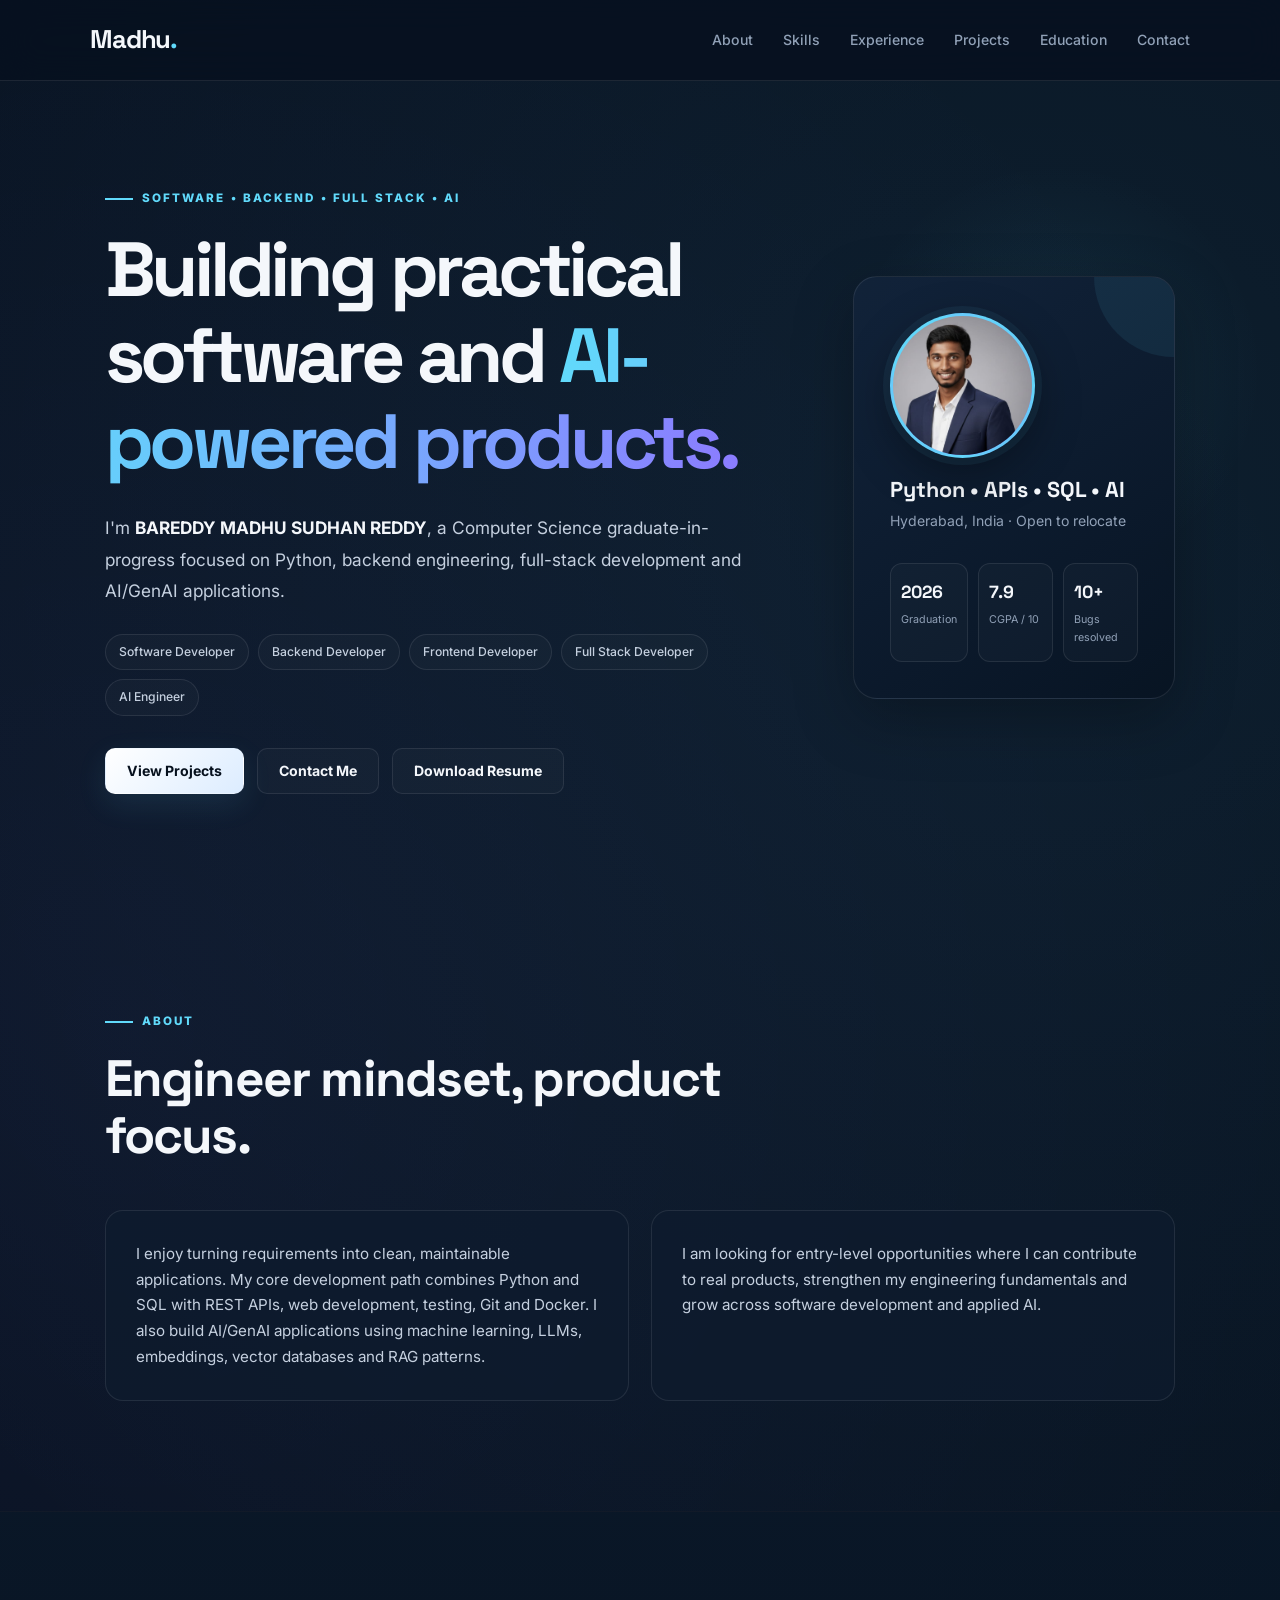
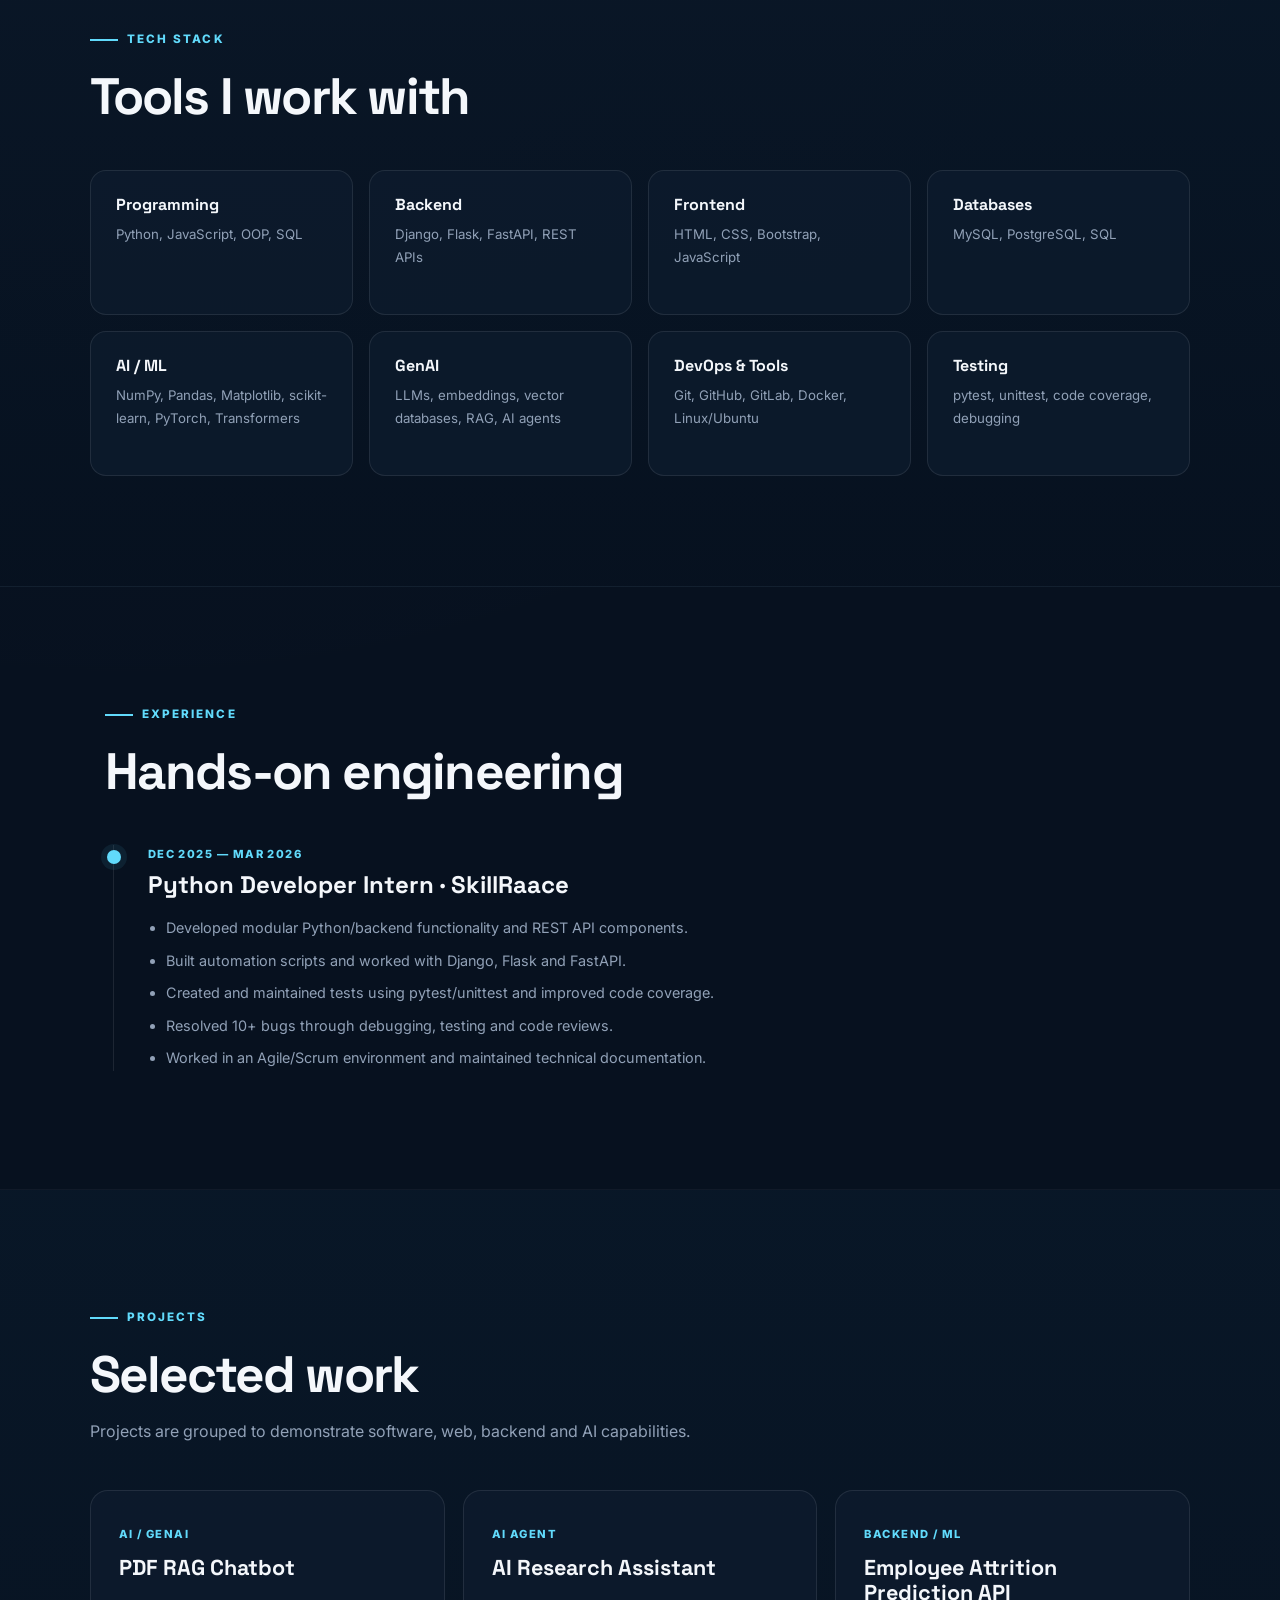
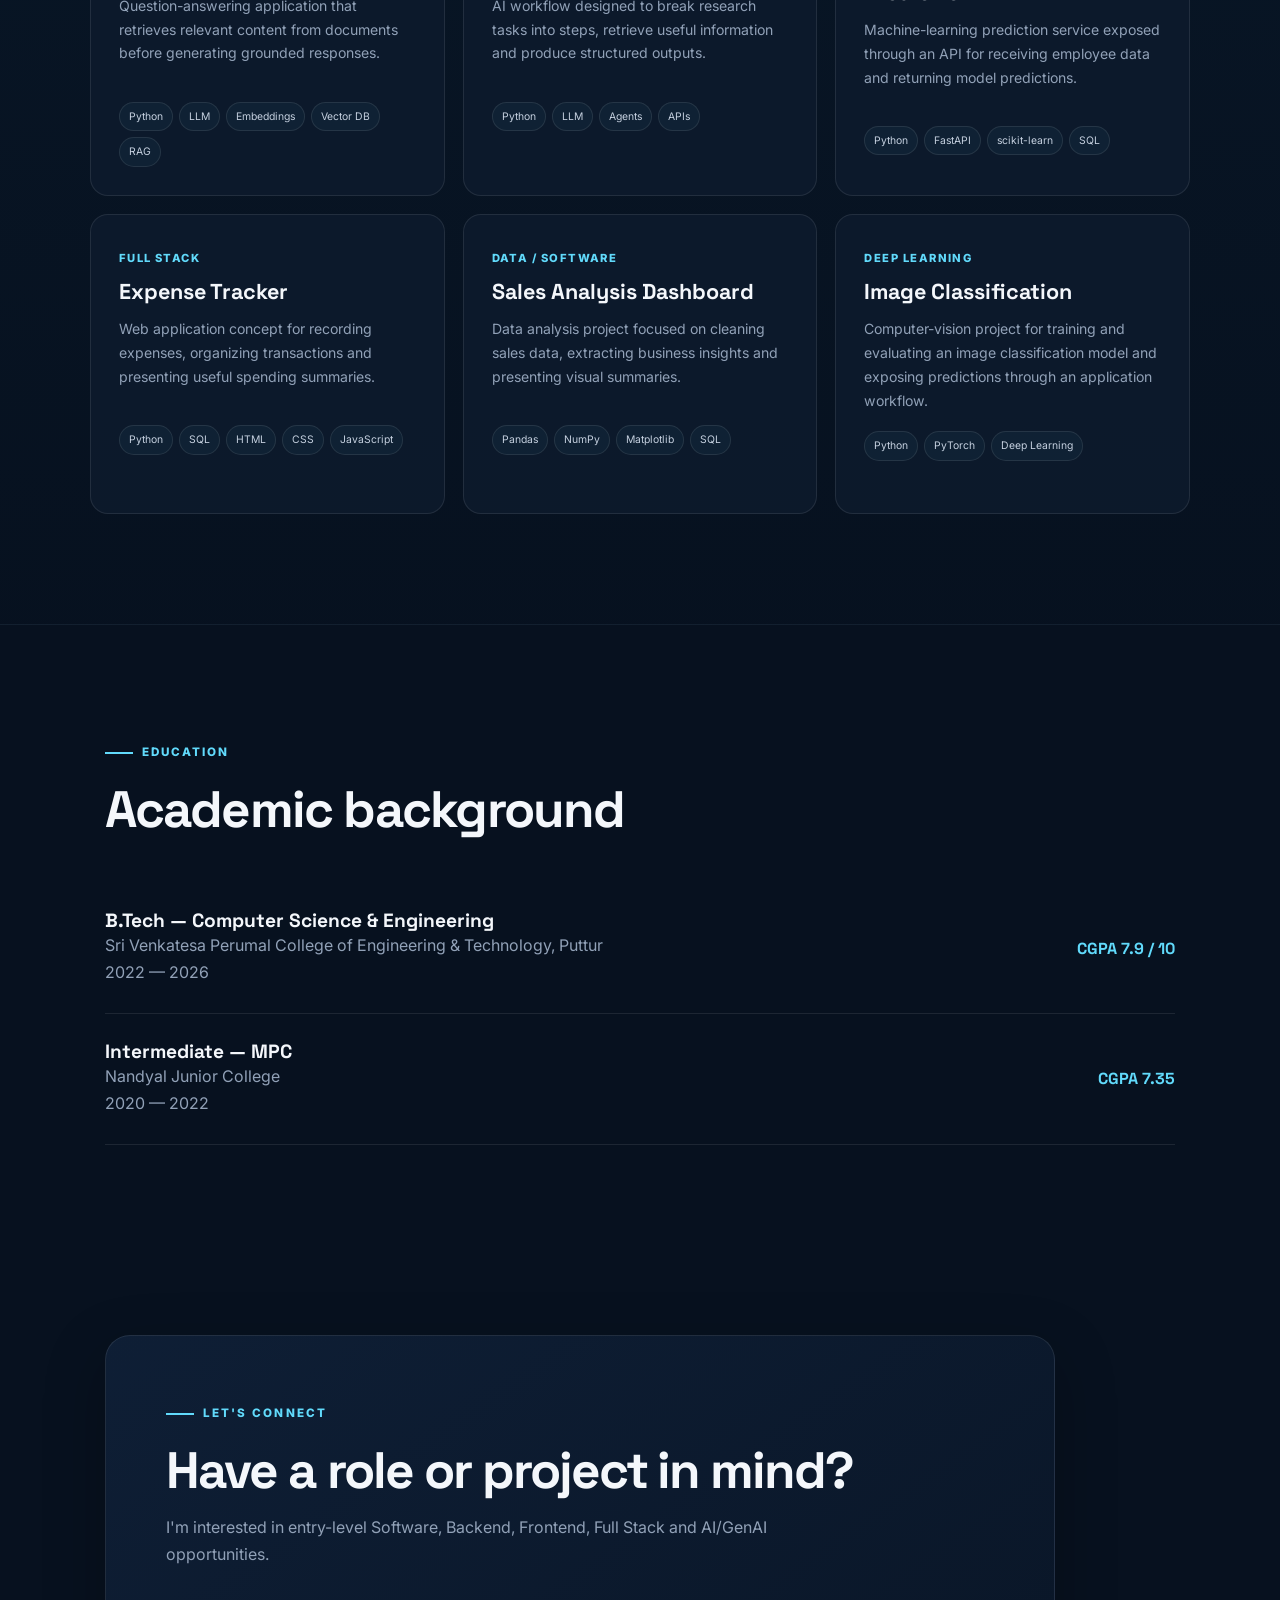
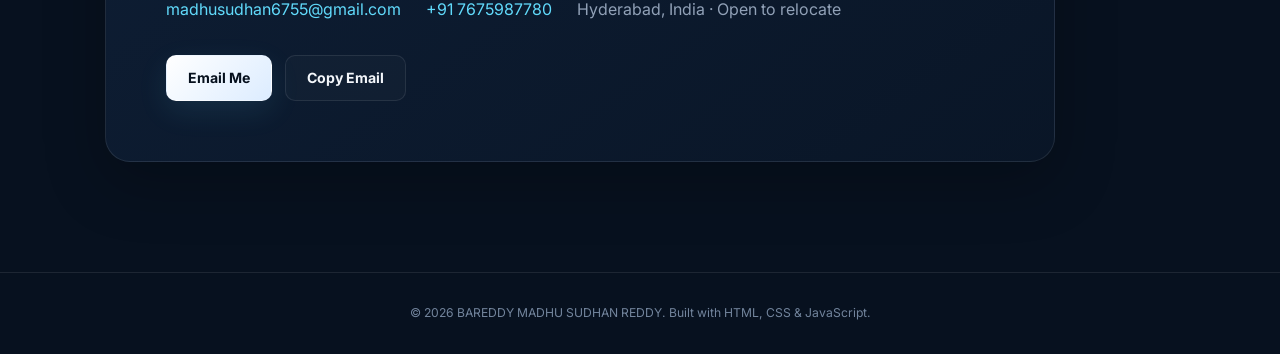
<file: index.html>
<!DOCTYPE html>
<html lang="en">
<head>
  <meta charset="UTF-8">
  <meta name="viewport" content="width=device-width, initial-scale=1.0">
  <meta name="description" content="Portfolio of BAREDDY MADHU SUDHAN REDDY — Software Developer, Backend Developer, Frontend Developer, Full Stack Developer and AI Engineer.">
  <title>Madhu Sudhan Reddy | Software & AI Engineer</title>
  <link rel="preconnect" href="https://fonts.googleapis.com">
  <link rel="preconnect" href="https://fonts.gstatic.com" crossorigin>
  <link href="https://fonts.googleapis.com/css2?family=Inter:wght@400;500;600;700;800&family=Space+Grotesk:wght@500;600;700&display=swap" rel="stylesheet">
  <link rel="stylesheet" href="styles.css">
</head>
<body>
  <header class="nav">
    <a class="brand" href="#home">Madhu<span>.</span></a>
    <button class="menu" aria-label="Open menu">☰</button>
    <nav id="navLinks">
      <a href="#about">About</a>
      <a href="#skills">Skills</a>
      <a href="#experience">Experience</a>
      <a href="#projects">Projects</a>
      <a href="#education">Education</a>
      <a href="#contact">Contact</a>
    </nav>
  </header>

  <main>
    <section id="home" class="hero">
      <div class="hero-copy">
        <p class="eyebrow">SOFTWARE • BACKEND • FULL STACK • AI</p>
        <h1>Building practical software and <span>AI-powered products.</span></h1>
        <p class="lead">
          I'm <strong>BAREDDY MADHU SUDHAN REDDY</strong>, a Computer Science graduate-in-progress focused on
          Python, backend engineering, full-stack development and AI/GenAI applications.
        </p>
        <div class="role-pills">
          <span>Software Developer</span>
          <span>Backend Developer</span>
          <span>Frontend Developer</span>
          <span>Full Stack Developer</span>
          <span>AI Engineer</span>
        </div>
        <div class="actions">
          <a class="btn primary" href="#projects">View Projects</a>
          <a class="btn secondary" href="#contact">Contact Me</a>
          <a class="btn secondary" href="./documents/resume.pdf" download>Download Resume</a>
        </div>
      </div>
      <div class="hero-card">
        <div class="avatar">
          <img src="./images/madhu.jpg" alt="Madhu Sudhan Reddy">
        </div>
        <h3>Python • APIs • SQL • AI</h3>
        <p>Hyderabad, India · Open to relocate</p>
        <div class="quick-stats">
          <div><b>2026</b><span>Graduation</span></div>
          <div><b>7.9</b><span>CGPA / 10</span></div>
          <div><b>10+</b><span>Bugs resolved</span></div>
        </div>
      </div>
    </section>

    <section id="about" class="section">
      <div class="section-head">
        <p class="eyebrow">ABOUT</p>
        <h2>Engineer mindset, product focus.</h2>
      </div>
      <div class="about-grid">
        <p>
          I enjoy turning requirements into clean, maintainable applications. My core development path combines
          Python and SQL with REST APIs, web development, testing, Git and Docker. I also build AI/GenAI
          applications using machine learning, LLMs, embeddings, vector databases and RAG patterns.
        </p>
        <p>
          I am looking for entry-level opportunities where I can contribute to real products, strengthen my
          engineering fundamentals and grow across software development and applied AI.
        </p>
      </div>
    </section>

    <section id="skills" class="section alt">
      <div class="section-head">
        <p class="eyebrow">TECH STACK</p>
        <h2>Tools I work with</h2>
      </div>
      <div class="skills-grid">
        <article><h3>Programming</h3><p>Python, JavaScript, OOP, SQL</p></article>
        <article><h3>Backend</h3><p>Django, Flask, FastAPI, REST APIs</p></article>
        <article><h3>Frontend</h3><p>HTML, CSS, Bootstrap, JavaScript</p></article>
        <article><h3>Databases</h3><p>MySQL, PostgreSQL, SQL</p></article>
        <article><h3>AI / ML</h3><p>NumPy, Pandas, Matplotlib, scikit-learn, PyTorch, Transformers</p></article>
        <article><h3>GenAI</h3><p>LLMs, embeddings, vector databases, RAG, AI agents</p></article>
        <article><h3>DevOps & Tools</h3><p>Git, GitHub, GitLab, Docker, Linux/Ubuntu</p></article>
        <article><h3>Testing</h3><p>pytest, unittest, code coverage, debugging</p></article>
      </div>
    </section>

    <section id="experience" class="section">
      <div class="section-head">
        <p class="eyebrow">EXPERIENCE</p>
        <h2>Hands-on engineering</h2>
      </div>
      <div class="timeline">
        <article class="timeline-item">
          <div class="dot"></div>
          <div>
            <p class="date">DEC 2025 — MAR 2026</p>
            <h3>Python Developer Intern · SkillRaace</h3>
            <ul>
              <li>Developed modular Python/backend functionality and REST API components.</li>
              <li>Built automation scripts and worked with Django, Flask and FastAPI.</li>
              <li>Created and maintained tests using pytest/unittest and improved code coverage.</li>
              <li>Resolved 10+ bugs through debugging, testing and code reviews.</li>
              <li>Worked in an Agile/Scrum environment and maintained technical documentation.</li>
            </ul>
          </div>
        </article>
      </div>
    </section>

    <section id="projects" class="section alt">
      <div class="section-head">
        <p class="eyebrow">PROJECTS</p>
        <h2>Selected work</h2>
        <p>Projects are grouped to demonstrate software, web, backend and AI capabilities.</p>
      </div>
      <div class="project-grid">
        <article class="project">
          <span class="project-type">AI / GENAI</span>
          <h3>PDF RAG Chatbot</h3>
          <p>Question-answering application that retrieves relevant content from documents before generating grounded responses.</p>
          <div class="tags"><span>Python</span><span>LLM</span><span>Embeddings</span><span>Vector DB</span><span>RAG</span></div>
        </article>
        <article class="project">
          <span class="project-type">AI AGENT</span>
          <h3>AI Research Assistant</h3>
          <p>AI workflow designed to break research tasks into steps, retrieve useful information and produce structured outputs.</p>
          <div class="tags"><span>Python</span><span>LLM</span><span>Agents</span><span>APIs</span></div>
        </article>
        <article class="project">
          <span class="project-type">BACKEND / ML</span>
          <h3>Employee Attrition Prediction API</h3>
          <p>Machine-learning prediction service exposed through an API for receiving employee data and returning model predictions.</p>
          <div class="tags"><span>Python</span><span>FastAPI</span><span>scikit-learn</span><span>SQL</span></div>
        </article>
        <article class="project">
          <span class="project-type">FULL STACK</span>
          <h3>Expense Tracker</h3>
          <p>Web application concept for recording expenses, organizing transactions and presenting useful spending summaries.</p>
          <div class="tags"><span>Python</span><span>SQL</span><span>HTML</span><span>CSS</span><span>JavaScript</span></div>
        </article>
        <article class="project">
          <span class="project-type">DATA / SOFTWARE</span>
          <h3>Sales Analysis Dashboard</h3>
          <p>Data analysis project focused on cleaning sales data, extracting business insights and presenting visual summaries.</p>
          <div class="tags"><span>Pandas</span><span>NumPy</span><span>Matplotlib</span><span>SQL</span></div>
        </article>
        <article class="project">
          <span class="project-type">DEEP LEARNING</span>
          <h3>Image Classification</h3>
          <p>Computer-vision project for training and evaluating an image classification model and exposing predictions through an application workflow.</p>
          <div class="tags"><span>Python</span><span>PyTorch</span><span>Deep Learning</span></div>
        </article>
      </div>
    </section>

    <section id="education" class="section">
      <div class="section-head">
        <p class="eyebrow">EDUCATION</p>
        <h2>Academic background</h2>
      </div>
      <div class="education-card">
        <div>
          <h3>B.Tech — Computer Science & Engineering</h3>
          <p>Sri Venkatesa Perumal College of Engineering & Technology, Puttur</p>
          <p class="muted">2022 — 2026</p>
        </div>
        <strong>CGPA 7.9 / 10</strong>
      </div>
      <div class="education-card">
        <div>
          <h3>Intermediate — MPC</h3>
          <p>Nandyal Junior College</p>
          <p class="muted">2020 — 2022</p>
        </div>
        <strong>CGPA 7.35</strong>
      </div>
    </section>

    <section id="contact" class="section contact">
      <div class="contact-box">
        <p class="eyebrow">LET'S CONNECT</p>
        <h2>Have a role or project in mind?</h2>
        <p>I'm interested in entry-level Software, Backend, Frontend, Full Stack and AI/GenAI opportunities.</p>
        <div class="contact-links">
          <a href="mailto:madhusudhan6755@gmail.com">madhusudhan6755@gmail.com</a>
          <a href="tel:+917675987780">+91 7675987780</a>
          <span>Hyderabad, India · Open to relocate</span>
        </div>
        <div class="actions">
          <a class="btn primary" href="mailto:madhusudhan6755@gmail.com?subject=Opportunity%20for%20Madhu%20Sudhan%20Reddy">Email Me</a>
          <button class="btn secondary" id="copyEmail">Copy Email</button>
        </div>
      </div>
    </section>
  </main>

  <footer>
    <p>© <span id="year"></span> BAREDDY MADHU SUDHAN REDDY. Built with HTML, CSS & JavaScript.</p>
  </footer>

  <script src="script.js"></script>
</body>
</html>
</file>
<file: styles.css>
/* 
   PROFESSIONAL PORTFOLIO — MADHU SUDHAN REDDY
    */

* {
    box-sizing: border-box;
    margin: 0;
    padding: 0;
}

:root {
    --bg: #07111f;
    --bg-secondary: #0a1626;
    --card: #0e1b2e;
    --card-hover: #12233a;

    --text: #f4f7fb;
    --text-secondary: #c5d0df;
    --muted: #91a1b7;

    --border: rgba(255, 255, 255, 0.09);

    --accent: #61dafb;
    --accent-secondary: #8b7cff;

    --shadow: 0 20px 60px rgba(0, 0, 0, 0.25);
    --radius: 18px;

    --max-width: 1250px;
}

/* 
   GLOBAL
   */

html {
    scroll-behavior: smooth;
}

body {
    font-family: "Inter", system-ui, -apple-system, BlinkMacSystemFont,
        "Segoe UI", sans-serif;

    background:
        radial-gradient(
            circle at 80% 10%,
            rgba(97, 218, 251, 0.07),
            transparent 30%
        ),
        radial-gradient(
            circle at 10% 20%,
            rgba(139, 124, 255, 0.06),
            transparent 30%
        ),
        var(--bg);

    color: var(--text);
    line-height: 1.7;
    overflow-x: hidden;
}

a {
    color: inherit;
    text-decoration: none;
}

button {
    font-family: inherit;
}

::selection {
    background: var(--accent);
    color: #06101d;
}

/* 
   NAVIGATION
   */

.nav {
    position: sticky;
    top: 0;
    z-index: 1000;

    display: flex;
    align-items: center;
    justify-content: space-between;

    width: 100%;
    padding: 18px 7%;

    background: rgba(7, 17, 31, 0.82);
    backdrop-filter: blur(18px);
    -webkit-backdrop-filter: blur(18px);

    border-bottom: 1px solid var(--border);
}

.brand {
    font-family: "Space Grotesk", sans-serif;
    font-size: 1.6rem;
    font-weight: 800;
    letter-spacing: -0.04em;
}

.brand span {
    color: var(--accent);
}

.nav nav {
    display: flex;
    align-items: center;
    gap: 30px;
}

.nav nav a {
    position: relative;

    color: var(--muted);

    font-size: 0.88rem;
    font-weight: 500;

    transition:
        color 0.25s ease,
        transform 0.25s ease;
}

.nav nav a::after {
    content: "";

    position: absolute;
    left: 0;
    bottom: -7px;

    width: 0;
    height: 2px;

    background: var(--accent);

    transition: width 0.25s ease;
}

.nav nav a:hover {
    color: var(--text);
}

.nav nav a:hover::after {
    width: 100%;
}

.menu {
    display: none;

    background: transparent;
    border: none;

    color: var(--text);

    font-size: 1.6rem;
    cursor: pointer;
}

/*
   HERO
   */

.hero {
    position: relative;

    max-width: var(--max-width);
    min-height: 88vh;

    margin: auto;

    display: grid;
    grid-template-columns: 1.35fr 0.65fr;

    align-items: center;
    gap: 80px;

    padding: 100px 7%;
}

.hero::before {
    content: "";

    position: absolute;

    width: 420px;
    height: 420px;

    right: 0;
    top: 80px;

    background: radial-gradient(
        circle,
        rgba(97, 218, 251, 0.08),
        transparent 70%
    );

    pointer-events: none;
}

/* 
   TEXT
   */

.eyebrow {
    display: inline-flex;
    align-items: center;
    gap: 9px;

    margin-bottom: 18px;

    color: var(--accent);

    font-size: 0.73rem;
    font-weight: 800;

    letter-spacing: 0.18em;
    text-transform: uppercase;
}

.eyebrow::before {
    content: "";

    width: 28px;
    height: 2px;

    background: var(--accent);
}

h1,
h2,
h3 {
    font-family: "Space Grotesk", sans-serif;
    line-height: 1.12;
}

h1 {
    max-width: 900px;

    font-size: clamp(2.8rem, 6vw, 5.6rem);

    font-weight: 800;

    letter-spacing: -0.055em;
}

h1 span {
    background: linear-gradient(
        90deg,
        var(--accent),
        var(--accent-secondary)
    );

    -webkit-background-clip: text;
    background-clip: text;

    color: transparent;
}

.lead {
    max-width: 760px;

    margin: 28px 0;

    color: var(--text-secondary);

    font-size: 1.08rem;
    line-height: 1.8;
}

.lead strong {
    color: var(--text);
}

/* 
   ROLE PILLS
*/

.role-pills {
    display: flex;
    flex-wrap: wrap;
    gap: 9px;
}

.role-pills span {
    padding: 7px 13px;

    background: rgba(255, 255, 255, 0.025);

    border: 1px solid var(--border);
    border-radius: 999px;

    color: var(--text-secondary);

    font-size: 0.76rem;
    font-weight: 500;

    transition:
        border-color 0.25s ease,
        background 0.25s ease,
        transform 0.25s ease;
}

.role-pills span:hover {
    transform: translateY(-2px);

    border-color: rgba(97, 218, 251, 0.35);

    background: rgba(97, 218, 251, 0.06);
}

/* =========================================================
   BUTTONS
   ========================================================= */

.actions {
    display: flex;
    flex-wrap: wrap;
    gap: 13px;

    margin-top: 32px;
}

.btn {
    display: inline-flex;
    align-items: center;
    justify-content: center;

    min-height: 46px;

    padding: 0 21px;

    border-radius: 10px;

    font-size: 0.88rem;
    font-weight: 700;

    border: 1px solid var(--border);

    cursor: pointer;

    transition:
        transform 0.25s ease,
        box-shadow 0.25s ease,
        background 0.25s ease;
}

.btn:hover {
    transform: translateY(-3px);
}

.primary {
    color: #06101d;

    background: linear-gradient(
        135deg,
        #ffffff,
        #dcecff
    );

    box-shadow:
        0 10px 30px rgba(97, 218, 251, 0.1);
}

.primary:hover {
    box-shadow:
        0 15px 35px rgba(97, 218, 251, 0.18);
}

.secondary {
    color: var(--text);
    background: rgba(255, 255, 255, 0.025);
}

.secondary:hover {
    background: rgba(255, 255, 255, 0.07);
}

/* =========================================================
   PROFILE CARD
   ========================================================= */

.hero-card {
    position: relative;

    padding: 36px;

    background:
        linear-gradient(
            145deg,
            rgba(18, 35, 58, 0.96),
            rgba(8, 20, 35, 0.96)
        );

    border: 1px solid var(--border);
    border-radius: 24px;

    box-shadow: var(--shadow);

    overflow: hidden;
}

.hero-card::before {
    content: "";

    position: absolute;

    width: 160px;
    height: 160px;

    top: -80px;
    right: -80px;

    border-radius: 50%;

    background: rgba(97, 218, 251, 0.08);
}

.hero-card h3 {
    font-size: 1.35rem;
    font-weight: 700;
}

.hero-card p {
    margin-top: 7px;

    color: var(--muted);

    font-size: 0.88rem;
}

/* =========================================================
   PROFESSIONAL PROFILE PHOTO
   ========================================================= */

.avatar {
    position: relative;

    width: 145px;
    height: 145px;

    margin-bottom: 20px;

    border-radius: 50%;

    overflow: hidden;

    border: 3px solid rgba(97, 218, 251, 0.8);

    background:
        linear-gradient(
            135deg,
            var(--accent),
            var(--accent-secondary)
        );

    box-shadow:
        0 0 0 7px rgba(97, 218, 251, 0.06),
        0 15px 45px rgba(0, 0, 0, 0.35);
}
.avatar :hover {
    transform: scale(1.06);
    box-shadow: 0 0 0 7px white;
}
.avatar img {
    width: 100%;
    height: 100%;

    display: block;

    object-fit: cover;

    object-position: center;

    transition: transform 0.4s ease;
}

.avatar:hover img {
    transform: scale(1.06);

}

/* =========================================================
   QUICK STATS
   ========================================================= */

.quick-stats {
    display: grid;
    grid-template-columns: repeat(3, 1fr);

    gap: 10px;

    margin-top: 30px;
}

.quick-stats div {
    padding: 14px 10px;

    background: rgba(255, 255, 255, 0.025);

    border: 1px solid var(--border);
    border-radius: 12px;

    transition:
        transform 0.25s ease,
        background 0.25s ease;
}

.quick-stats div:hover {
    transform: translateY(-3px);

    background: rgba(255, 255, 255, 0.05);
}

.quick-stats b {
    display: block;

    color: var(--text);

    font-family: "Space Grotesk", sans-serif;

    font-size: 1.1rem;
}

.quick-stats span {
    display: block;

    margin-top: 3px;

    color: var(--muted);

    font-size: 0.67rem;
}

/* =========================================================
   SECTIONS
   ========================================================= */

.section {
    max-width: var(--max-width);

    margin: auto;

    padding: 110px 7%;
}

.alt {
    max-width: none;

    background:
        linear-gradient(
            180deg,
            rgba(9, 23, 39, 0.95),
            rgba(7, 17, 31, 0.95)
        );

    border-top: 1px solid rgba(255, 255, 255, 0.04);
    border-bottom: 1px solid rgba(255, 255, 255, 0.04);
}

.section-head {
    max-width: 760px;

    margin-bottom: 45px;
}

.section-head h2 {
    font-size: clamp(2.1rem, 4vw, 3.3rem);

    letter-spacing: -0.035em;
}

.section-head > p:last-child {
    margin-top: 15px;

    color: var(--muted);
}

/* =========================================================
   ABOUT
   ========================================================= */

.about-grid {
    display: grid;
    grid-template-columns: 1fr 1fr;

    gap: 22px;
}

.about-grid p {
    padding: 30px;

    background: rgba(14, 27, 46, 0.75);

    border: 1px solid var(--border);
    border-radius: var(--radius);

    color: var(--text-secondary);

    font-size: 0.95rem;

    transition:
        transform 0.25s ease,
        border-color 0.25s ease;
}

.about-grid p:hover {
    transform: translateY(-4px);

    border-color: rgba(97, 218, 251, 0.2);
}

/* =========================================================
   SKILLS
   ========================================================= */

.skills-grid {
    display: grid;

    grid-template-columns: repeat(4, 1fr);

    gap: 16px;
}

.skills-grid article {
    min-height: 145px;

    padding: 25px;

    background: rgba(14, 27, 46, 0.78);

    border: 1px solid var(--border);
    border-radius: 16px;

    transition:
        transform 0.25s ease,
        background 0.25s ease,
        border-color 0.25s ease;
}

.skills-grid article:hover {
    transform: translateY(-5px);

    background: var(--card-hover);

    border-color: rgba(97, 218, 251, 0.22);
}

.skills-grid h3 {
    margin-bottom: 9px;

    font-size: 1rem;
}

.skills-grid p {
    color: var(--muted);

    font-size: 0.83rem;
}

/* =========================================================
   EXPERIENCE
   ========================================================= */

.timeline {
    margin-left: 8px;

    padding-left: 34px;

    border-left: 1px solid var(--border);
}

.timeline-item {
    position: relative;
}

.dot {
    position: absolute;

    left: -41px;
    top: 5px;

    width: 14px;
    height: 14px;

    border-radius: 50%;

    background: var(--accent);

    box-shadow:
        0 0 0 6px rgba(97, 218, 251, 0.08);
}

.date,
.project-type {
    color: var(--accent);

    font-size: 0.7rem;
    font-weight: 800;

    letter-spacing: 0.13em;
}

.timeline-item h3 {
    margin: 8px 0 17px;

    font-size: 1.5rem;
}

.timeline-item ul {
    padding-left: 18px;
}

.timeline-item li {
    margin: 8px 0;

    color: var(--muted);

    font-size: 0.9rem;
}

/* =========================================================
   PROJECTS
   ========================================================= */

.project-grid {
    display: grid;

    grid-template-columns: repeat(3, 1fr);

    gap: 18px;
}

.project {
    position: relative;

    min-height: 300px;

    padding: 28px;

    background: rgba(14, 27, 46, 0.82);

    border: 1px solid var(--border);
    border-radius: var(--radius);

    transition:
        transform 0.3s ease,
        border-color 0.3s ease,
        box-shadow 0.3s ease;
}

.project:hover {
    transform: translateY(-7px);

    border-color: rgba(97, 218, 251, 0.25);

    box-shadow:
        0 20px 45px rgba(0, 0, 0, 0.22);
}

.project h3 {
    margin: 10px 0 13px;

    font-size: 1.35rem;
}

.project p {
    min-height: 90px;

    color: var(--muted);

    font-size: 0.88rem;
}

.tags {
    display: flex;
    flex-wrap: wrap;

    gap: 6px;

    margin-top: 18px;
}

.tags span {
    padding: 5px 9px;

    background: rgba(97, 218, 251, 0.045);

    border: 1px solid var(--border);
    border-radius: 999px;

    color: var(--text-secondary);

    font-size: 0.65rem;
}

/* =========================================================
   EDUCATION
   ========================================================= */

.education-card {
    display: flex;

    justify-content: space-between;
    align-items: center;

    gap: 30px;

    padding: 27px 0;

    border-bottom: 1px solid var(--border);
}

.education-card h3 {
    font-size: 1.2rem;
}

.education-card p {
    color: var(--muted);
}

.education-card strong {
    white-space: nowrap;

    color: var(--accent);

    font-family: "Space Grotesk", sans-serif;
}

/* =========================================================
   CONTACT
   ========================================================= */

.contact {
    padding-top: 80px;
}

.contact-box {
    max-width: 950px;

    padding: 60px;

    background:
        linear-gradient(
            145deg,
            rgba(15, 32, 55, 0.95),
            rgba(10, 23, 40, 0.95)
        );

    border: 1px solid var(--border);
    border-radius: 25px;

    box-shadow: var(--shadow);
}

.contact-box h2 {
    font-size: clamp(2rem, 4vw, 3.5rem);

    letter-spacing: -0.04em;
}

.contact-box > p:not(.eyebrow) {
    max-width: 700px;

    margin-top: 15px;

    color: var(--muted);
}

.contact-links {
    display: flex;
    flex-wrap: wrap;

    gap: 12px 25px;

    margin-top: 27px;
}

.contact-links a {
    color: var(--accent);

    transition: color 0.2s ease;
}

.contact-links a:hover {
    color: white;
}

.contact-links span {
    color: var(--muted);
}

/* =========================================================
   FOOTER
   ========================================================= */

footer {
    padding: 30px 7%;

    border-top: 1px solid var(--border);

    color: #72849c;

    font-size: 0.76rem;

    text-align: center;
}

/* =========================================================
   RESPONSIVE — TABLET
   ========================================================= */

@media (max-width: 1000px) {

    .hero {
        grid-template-columns: 1fr;

        gap: 50px;

        min-height: auto;

        padding-top: 80px;
        padding-bottom: 80px;
    }

    .hero-card {
        max-width: 500px;
    }

    .skills-grid {
        grid-template-columns: repeat(2, 1fr);
    }

    .project-grid {
        grid-template-columns: repeat(2, 1fr);
    }
}

/* =========================================================
   RESPONSIVE — MOBILE
   ========================================================= */

@media (max-width: 650px) {

    .nav {
        padding: 16px 5%;
    }

    .menu {
        display: block;
    }

    .nav nav {
        display: none;

        position: absolute;

        top: 68px;
        left: 0;
        right: 0;

        padding: 20px 5%;

        background: rgba(7, 17, 31, 0.98);

        flex-direction: column;

        align-items: flex-start;

        gap: 17px;

        border-bottom: 1px solid var(--border);
    }

    .nav nav.open {
        display: flex;
    }

    .hero,
    .section {
        padding-left: 5%;
        padding-right: 5%;
    }

    .hero {
        padding-top: 65px;
        padding-bottom: 70px;
    }

    h1 {
        font-size: clamp(2.5rem, 12vw, 4rem);
    }

    .lead {
        font-size: 0.98rem;
    }

    .about-grid,
    .skills-grid,
    .project-grid {
        grid-template-columns: 1fr;
    }

    .quick-stats {
        grid-template-columns: 1fr;
    }

    .education-card {
        align-items: flex-start;

        flex-direction: column;

        gap: 10px;
    }

    .contact-box {
        padding: 32px 25px;
    }

    .project {
        min-height: auto;
    }

    .project p {
        min-height: auto;
    }

    .avatar {
        width: 125px;
        height: 125px;
    }
}

/* 
   ACCESSIBILITY
 */

@media (prefers-reduced-motion: reduce) {

    html {
        scroll-behavior: auto;
    }

    *,
    *::before,
    *::after {
        transition: none !important;
        animation: none !important;
    }
}
</file>
